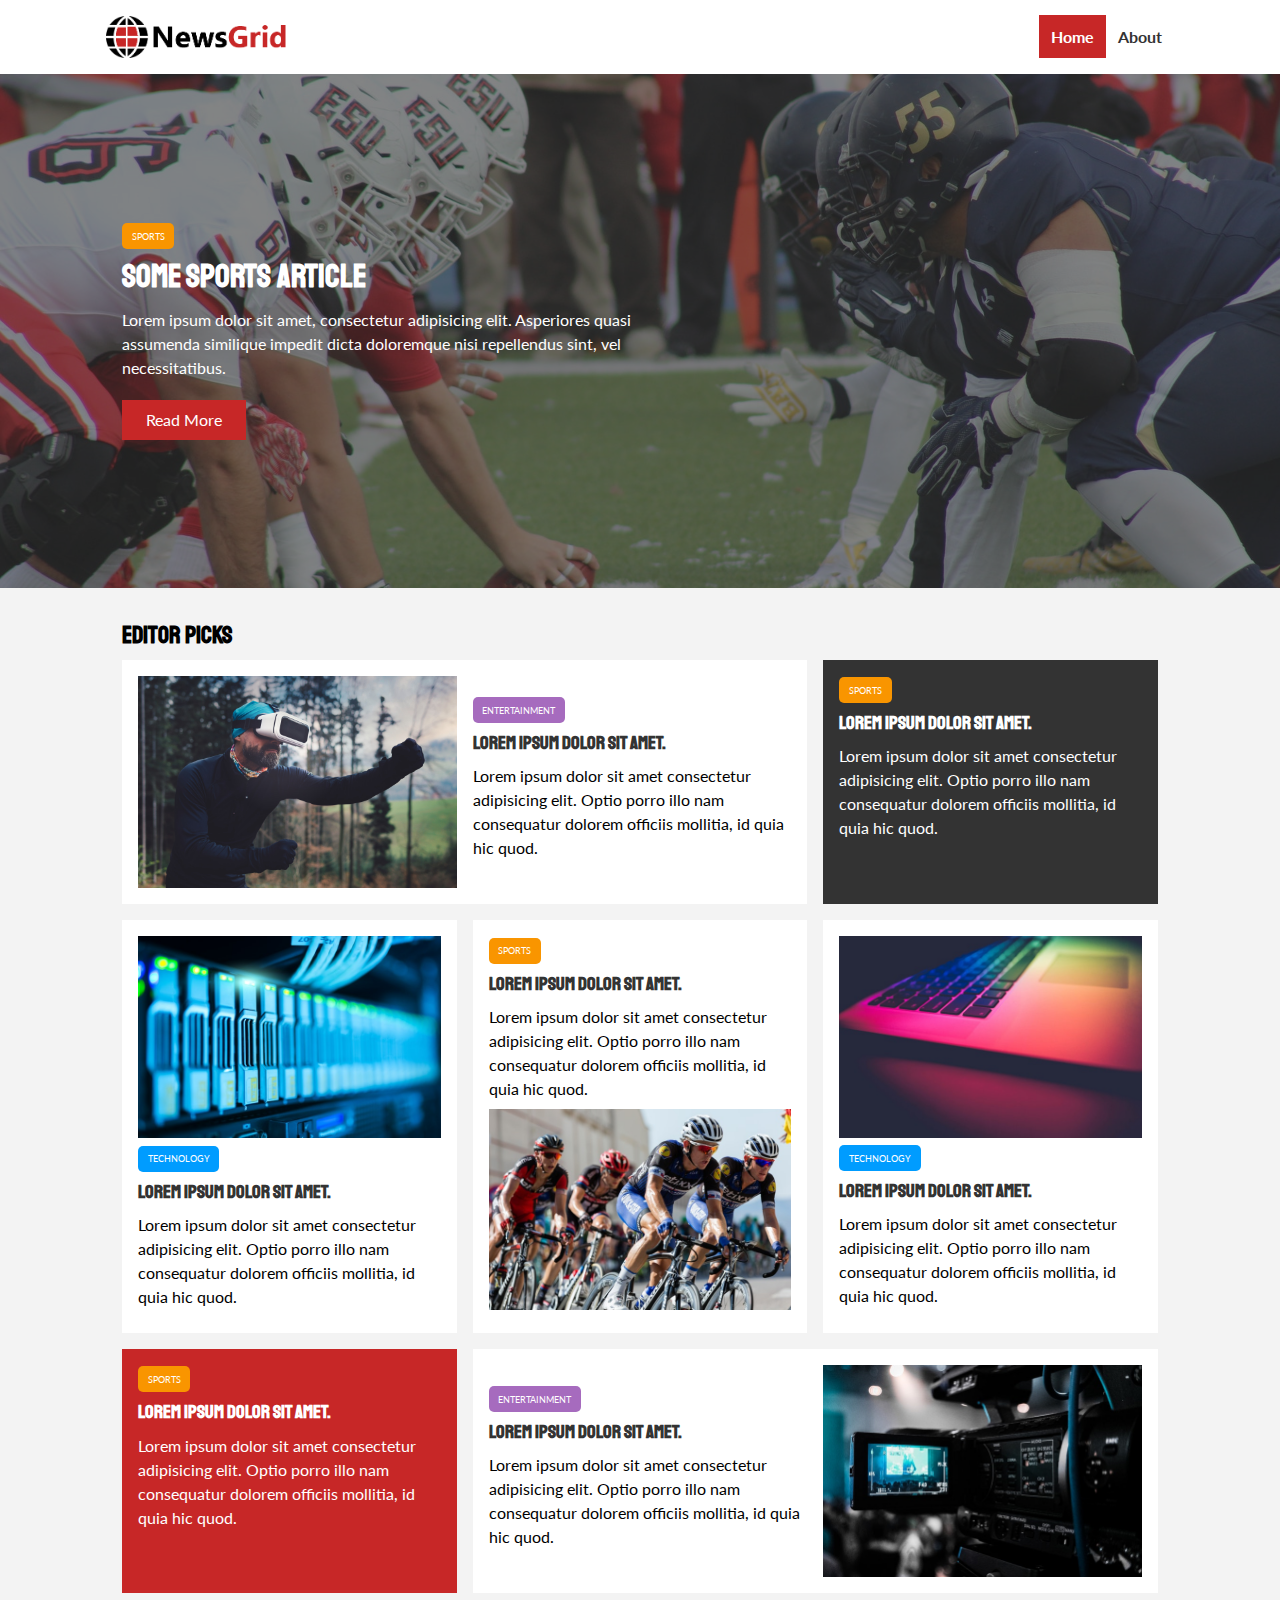
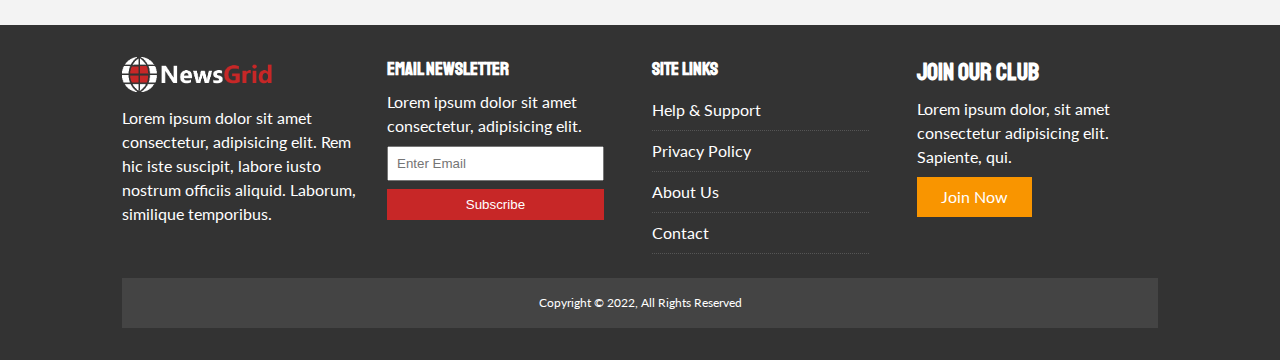
<file: index.html>
<!DOCTYPE html>
<html lang="en">
<head>
  <meta charset="UTF-8">
  <meta http-equiv="X-UA-Compatible" content="IE=edge">
  <meta name="viewport" content="width=device-width, initial-scale=1.0">
  <link rel="stylesheet" href="https://cdnjs.cloudflare.com/ajax/libs/font-awesome/6.1.1/css/all.min.css" integrity="sha512-KfkfwYDsLkIlwQp6LFnl8zNdLGxu9YAA1QvwINks4PhcElQSvqcyVLLD9aMhXd13uQjoXtEKNosOWaZqXgel0g==" crossorigin="anonymous" referrerpolicy="no-referrer" />
  <link rel="shortcut icon" type="image/x-icon" href="favicon.ico">
  <link rel="preconnect" href="https://fonts.googleapis.com">
  <link rel="preconnect" href="https://fonts.gstatic.com" crossorigin>
  <link href="https://fonts.googleapis.com/css2?family=Lato:wght@300&family=Roboto:wght@300;400&family=Staatliches&display=swap" rel="stylesheet">
  <link rel="stylesheet" href="css/style.css">
  <link rel="stylesheet" media="screen and (max-width: 768px)" href="css/mobile.css">
  <title>NewsGrid | Latest News</title>
</head>
<body>
  <nav id="main-nav">
    <div class="container">
      <img src="img/logo.png" alt="NewsGrid" class="logo">
      <div class="social">
        <a href="http://facebook.com" target="_blank"><i class="fab fa-facebook fa-2x"></i></a>
        <a href="http://twitter.com" target="_blank"><i class="fab fa-twitter fa-2x"></i></a>
        <a href="http://instagram.com" target="_blank"><i class="fab fa-instagram fa-2x"></i></a>
        <a href="http://youtube.com" target="_blank"><i class="fab fa-youtube fa-2x"></i></a>
      </div>
      <ul>
        <li><a class="current" href="index.html">Home</a></li>
        <li><a href="about.html">About</a></li>
      </ul>
    </div>
  </nav>

  <!-- Showcase -->
  <header id="showcase">
    <div class="container">
      <div class="showcase-container">
        <div class="showcase-content">
          <div class="category category-sports">Sports</div>
          <h1>Some Sports Article</h1>
          <p>Lorem ipsum dolor sit amet, consectetur adipisicing elit. Asperiores quasi assumenda similique impedit dicta doloremque nisi repellendus sint, vel necessitatibus.</p>
          <a href="article.html" class="btn btn-primary">Read More</a>
        </div>
      </div>
    </div>
  </header>

<!-- Home Articles -->
  <section id="home-articles" class="py-2">
    <div class="container">
      <h2>Editor Picks</h2>
      <div class="articles-container">

        <article class="card">
          <img src="img/articles/ent1.jpg" alt="">
          <div> 
            <div class="category category-ent">Entertainment</div>
            <h3>
              <a href="article.html">Lorem ipsum dolor sit amet.</a>
            </h3>
            <p>Lorem ipsum dolor sit amet consectetur adipisicing elit. Optio porro illo nam consequatur dolorem officiis mollitia, id quia hic quod.</p>
          </div>
        </article>

        <article class="card bg-dark">
          <div class="category category-sports">Sports</div>
          <h3>
            <a href="article.html">Lorem ipsum dolor sit amet.</a>
          </h3>
          <p>Lorem ipsum dolor sit amet consectetur adipisicing elit. Optio porro illo nam consequatur dolorem officiis mollitia, id quia hic quod.</p>
        </article>

        <article class="card">
          <img src="img/articles/tech1.jpg" alt="">
          <div class="category category-tech">Technology</div>
          <h3>
            <a href="article.html">Lorem ipsum dolor sit amet.</a>
          </h3>
          <p>Lorem ipsum dolor sit amet consectetur adipisicing elit. Optio porro illo nam consequatur dolorem officiis mollitia, id quia hic quod.</p>
        </article>

        <article class="card"> 
          <div class="category category-sports">Sports</div>
          <h3>
            <a href="article.html">Lorem ipsum dolor sit amet.</a>
          </h3>
          <p>Lorem ipsum dolor sit amet consectetur adipisicing elit. Optio porro illo nam consequatur dolorem officiis mollitia, id quia hic quod.</p>
          <img src="img/articles/sports1.jpg" alt="">
        </article>

        <article class="card">
          <img src="img/articles/tech2.jpg" alt="">
          <div class="category category-tech">Technology</div>
          <h3>
            <a href="article.html">Lorem ipsum dolor sit amet.</a>
          </h3>
          <p>Lorem ipsum dolor sit amet consectetur adipisicing elit. Optio porro illo nam consequatur dolorem officiis mollitia, id quia hic quod.</p>
        </article>

        <article class="card bg-primary">
          <div class="category category-sports">Sports</div>
          <h3>
            <a href="article.html">Lorem ipsum dolor sit amet.</a>
          </h3>
          <p>Lorem ipsum dolor sit amet consectetur adipisicing elit. Optio porro illo nam consequatur dolorem officiis mollitia, id quia hic quod.</p>
        </article>

        <article class="card">
          <div> 
            <div class="category category-ent">Entertainment</div>
            <h3>
              <a href="article.html">Lorem ipsum dolor sit amet.</a>
            </h3>
            <p>Lorem ipsum dolor sit amet consectetur adipisicing elit. Optio porro illo nam consequatur dolorem officiis mollitia, id quia hic quod.</p>
          </div>
          <img src="img/articles/ent2.jpg" alt="">
        </article>
      </div>
    </div>
  </section>

  <!-- Footer -->
  <footer id="main-footer" class="py-2">
    <div class="container footer-container">
      <div>
        <img src="img/logo_light.png" alt="NewsGrid">
        <p>Lorem ipsum dolor sit amet consectetur, adipisicing elit. Rem hic iste suscipit, labore iusto nostrum officiis aliquid. Laborum, similique temporibus.</p>
      </div>

      <div>
        <h3>Email Newsletter</h3>
        <p>Lorem ipsum dolor sit amet consectetur, adipisicing elit.</p>
        <form name="contact" method="POST" data-netlify="true">
          <input type="email" name="email" placeholder="Enter Email">
          <input type="submit" value="Subscribe" class="btn btn-primary">
        </form>
      </div>

      <div>
        <h3>Site Links</h3>
        <ul class="list">
          <li><a href="#">Help & Support</a></li>
          <li><a href="#">Privacy Policy</a></li>
          <li><a href="#">About Us</a></li>
          <li><a href="#">Contact</a></li>
        </ul>
      </div>

      <div>
        <h2>Join Our Club</h2>
        <p>Lorem ipsum dolor, sit amet consectetur adipisicing elit. Sapiente, qui.</p>
        <a href="#" class="btn btn-secondary">Join Now</a>
      </div>

      <div>
        <p>Copyright &copy; 2022, All Rights Reserved</p>
      </div>


    </div>
  </footer>

</body>
</html>
</file>
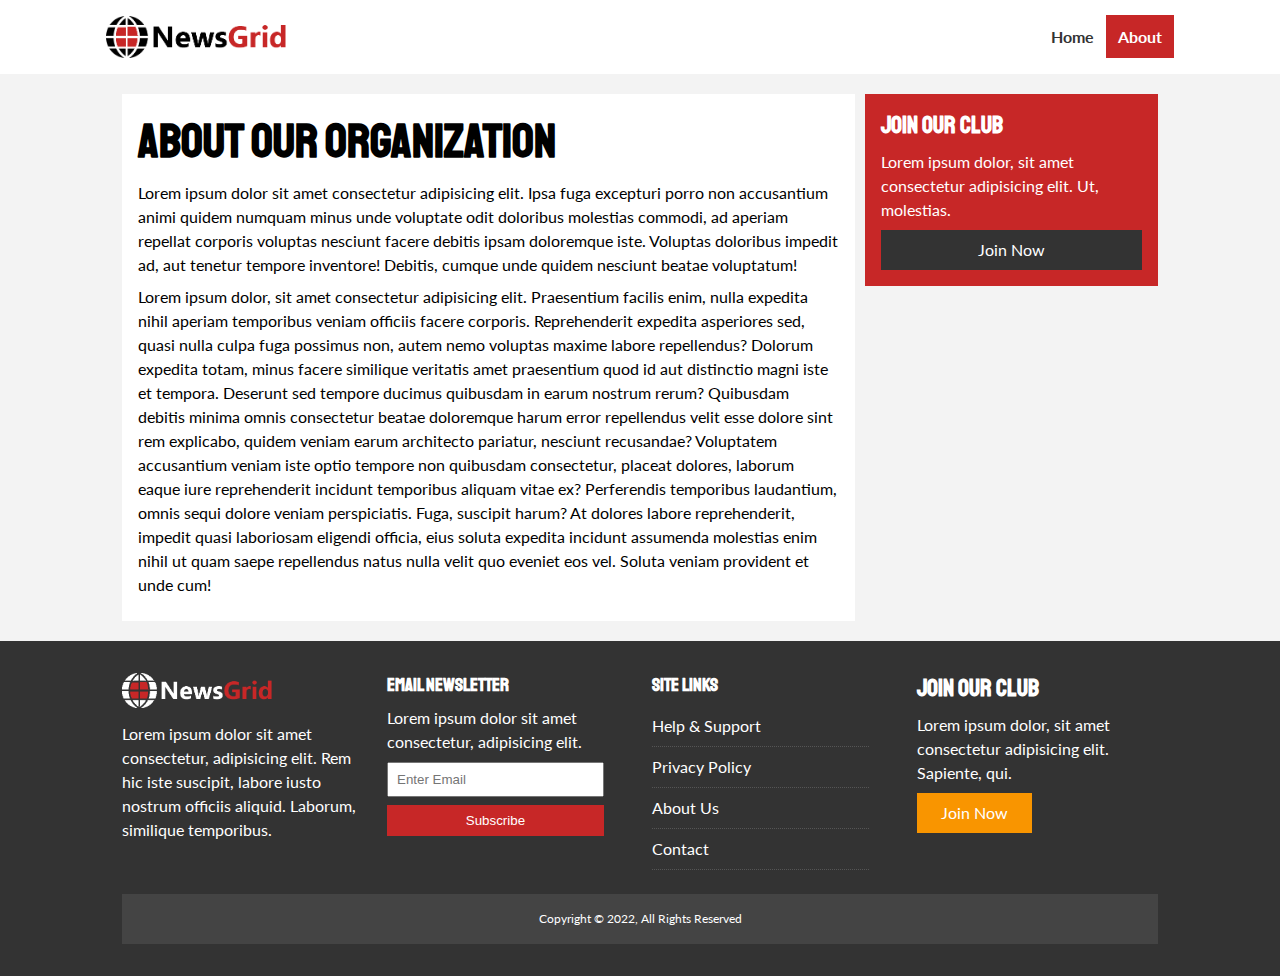
<file: about.html>
<!DOCTYPE html>
<html lang="en">
<head>
  <meta charset="UTF-8">
  <meta http-equiv="X-UA-Compatible" content="IE=edge">
  <meta name="viewport" content="width=device-width, initial-scale=1.0">
  <link rel="stylesheet" href="https://cdnjs.cloudflare.com/ajax/libs/font-awesome/6.1.1/css/all.min.css" integrity="sha512-KfkfwYDsLkIlwQp6LFnl8zNdLGxu9YAA1QvwINks4PhcElQSvqcyVLLD9aMhXd13uQjoXtEKNosOWaZqXgel0g==" crossorigin="anonymous" referrerpolicy="no-referrer" />
  <link rel="shortcut icon" type="image/x-icon" href="favicon.ico">
  <link rel="preconnect" href="https://fonts.googleapis.com">
  <link rel="preconnect" href="https://fonts.gstatic.com" crossorigin>
  <link href="https://fonts.googleapis.com/css2?family=Lato:wght@300&family=Roboto:wght@300;400&family=Staatliches&display=swap" rel="stylesheet">
  <link rel="stylesheet" href="css/style.css">
  <link rel="stylesheet" media="screen and (max-width: 768px)" href="css/mobile.css">
  <title>NewsGrid | About</title>
</head>
<body>
  <nav id="main-nav">
    <div class="container">
      <img src="img/logo.png" alt="NewsGrid" class="logo">
      <div class="social">
        <a href="http://facebook.com" target="_blank"><i class="fab fa-facebook fa-2x"></i></a>
        <a href="http://twitter.com" target="_blank"><i class="fab fa-twitter fa-2x"></i></a>
        <a href="http://instagram.com" target="_blank"><i class="fab fa-instagram fa-2x"></i></a>
        <a href="http://youtube.com" target="_blank"><i class="fab fa-youtube fa-2x"></i></a>
      </div>
      <ul>
        <li><a href="index.html">Home</a></li>
        <li><a class="current" href="about.html">About</a></li>
      </ul>
    </div>
  </nav>

  <section id="about">
    <div class="container">
      <div class="page-container">
        <article class="card">
          <h1 class="l-heading">About Our Organization</h1>
          <p>Lorem ipsum dolor sit amet consectetur adipisicing elit. Ipsa fuga excepturi porro non accusantium animi quidem numquam minus unde voluptate odit doloribus molestias commodi, ad aperiam repellat corporis voluptas nesciunt facere debitis ipsam doloremque iste. Voluptas doloribus impedit ad, aut tenetur tempore inventore! Debitis, cumque unde quidem nesciunt beatae voluptatum!</p>
          <p>Lorem ipsum dolor, sit amet consectetur adipisicing elit. Praesentium facilis enim, nulla expedita nihil aperiam temporibus veniam officiis facere corporis. Reprehenderit expedita asperiores sed, quasi nulla culpa fuga possimus non, autem nemo voluptas maxime labore repellendus? Dolorum expedita totam, minus facere similique veritatis amet praesentium quod id aut distinctio magni iste et tempora. Deserunt sed tempore ducimus quibusdam in earum nostrum rerum? Quibusdam debitis minima omnis consectetur beatae doloremque harum error repellendus velit esse dolore sint rem explicabo, quidem veniam earum architecto pariatur, nesciunt recusandae? Voluptatem accusantium veniam iste optio tempore non quibusdam consectetur, placeat dolores, laborum eaque iure reprehenderit incidunt temporibus aliquam vitae ex? Perferendis temporibus laudantium, omnis sequi dolore veniam perspiciatis. Fuga, suscipit harum? At dolores labore reprehenderit, impedit quasi laboriosam eligendi officia, eius soluta expedita incidunt assumenda molestias enim nihil ut quam saepe repellendus natus nulla velit quo eveniet eos vel. Soluta veniam provident et unde cum!</p>
        </article>

        <aside class="card bg-primary">
          <h2>Join Our Club</h2>
          <p>Lorem ipsum dolor, sit amet consectetur adipisicing elit. Ut, molestias.</p>
          <a href="#" class="btn btn-dark btn-block">Join Now</a>
        </aside>
        
      </div>
    </div>
  </section>

 
  <!-- Footer -->
  <footer id="main-footer" class="py-2">
    <div class="container footer-container">
      <div>
        <img src="img/logo_light.png" alt="NewsGrid">
        <p>Lorem ipsum dolor sit amet consectetur, adipisicing elit. Rem hic iste suscipit, labore iusto nostrum officiis aliquid. Laborum, similique temporibus.</p>
      </div>

      <div>
        <h3>Email Newsletter</h3>
        <p>Lorem ipsum dolor sit amet consectetur, adipisicing elit.</p>
        <form name="contact" method="POST" data-netlify="true">
          <input type="email" name="email" placeholder="Enter Email">
          <input type="submit" value="Subscribe" class="btn btn-primary">
        </form>
      </div>

      <div>
        <h3>Site Links</h3>
        <ul class="list">
          <li><a href="#">Help & Support</a></li>
          <li><a href="#">Privacy Policy</a></li>
          <li><a href="#">About Us</a></li>
          <li><a href="#">Contact</a></li>
        </ul>
      </div>

      <div>
        <h2>Join Our Club</h2>
        <p>Lorem ipsum dolor, sit amet consectetur adipisicing elit. Sapiente, qui.</p>
        <a href="#" class="btn btn-secondary">Join Now</a>
      </div>

      <div>
        <p>Copyright &copy; 2022, All Rights Reserved</p>
      </div>
    </div>
  </footer>

</body>
</html>
</file>
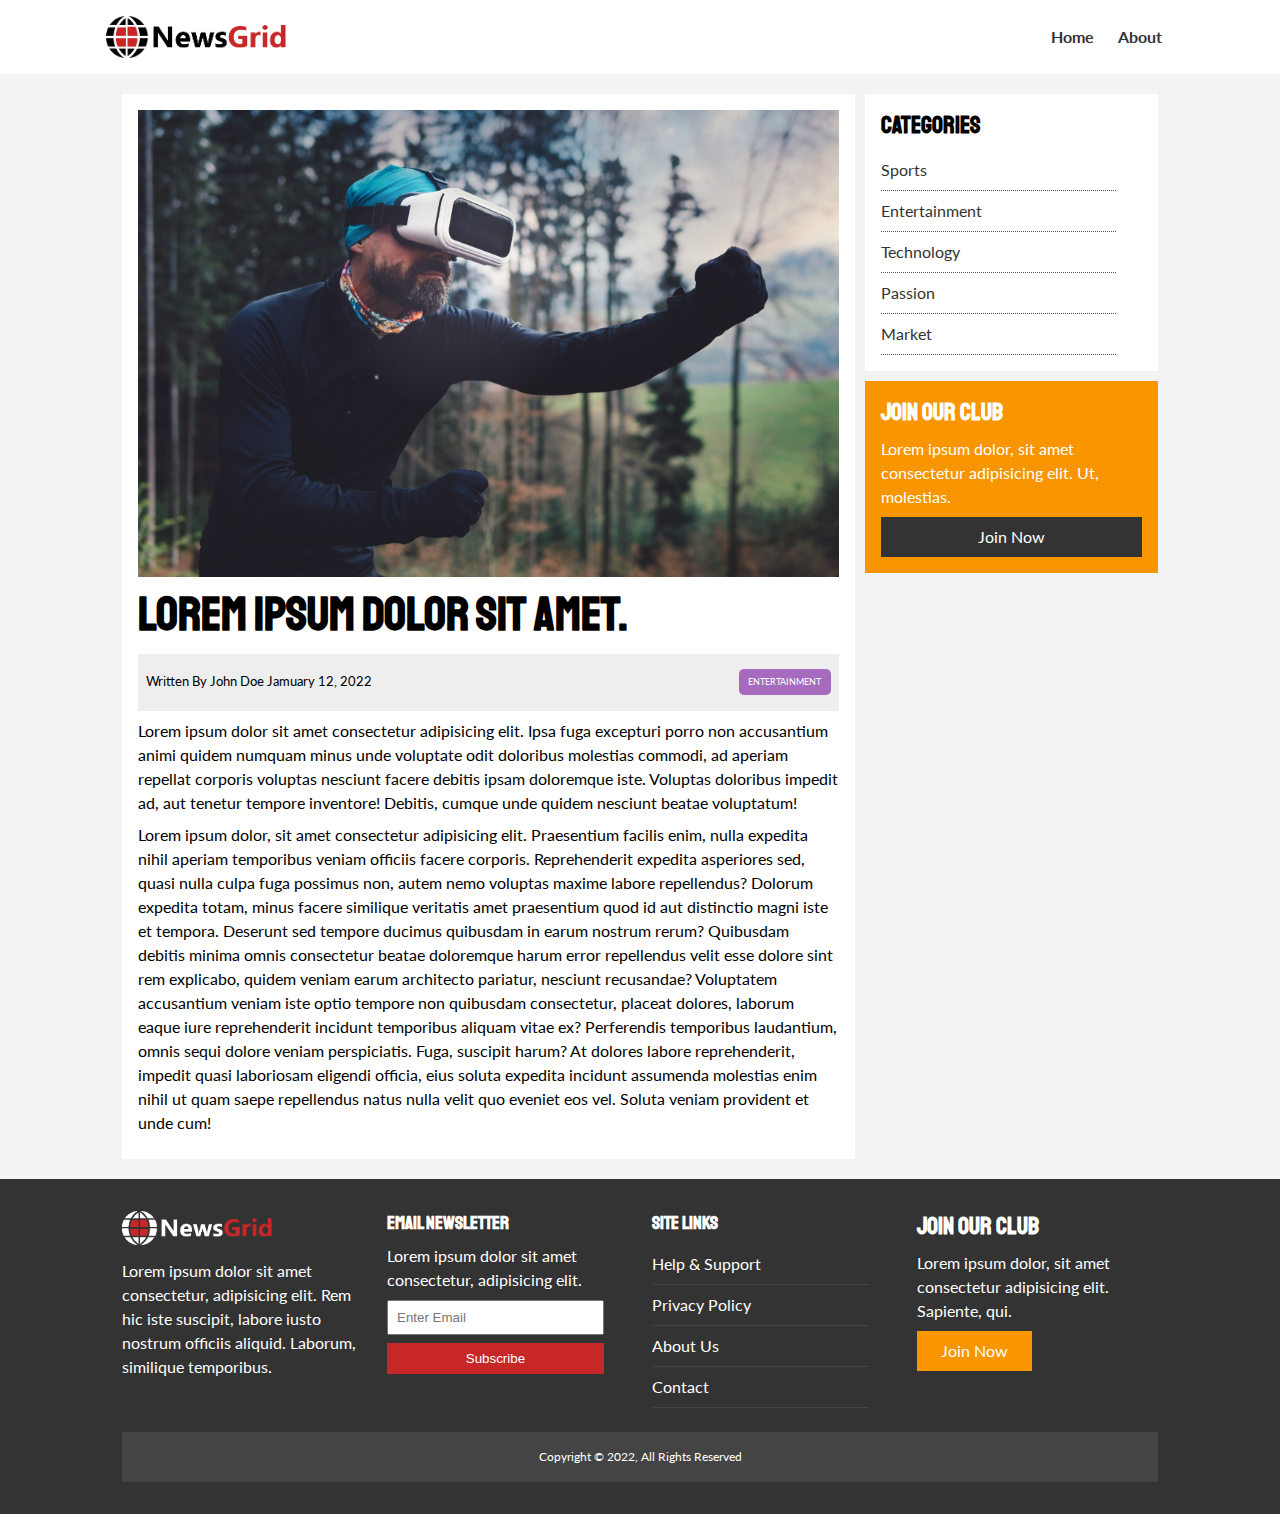
<file: article.html>
<!DOCTYPE html>
<html lang="en">
<head>
  <meta charset="UTF-8">
  <meta http-equiv="X-UA-Compatible" content="IE=edge">
  <meta name="viewport" content="width=device-width, initial-scale=1.0">
  <link rel="stylesheet" href="https://cdnjs.cloudflare.com/ajax/libs/font-awesome/6.1.1/css/all.min.css" integrity="sha512-KfkfwYDsLkIlwQp6LFnl8zNdLGxu9YAA1QvwINks4PhcElQSvqcyVLLD9aMhXd13uQjoXtEKNosOWaZqXgel0g==" crossorigin="anonymous" referrerpolicy="no-referrer" />
  <link rel="shortcut icon" type="image/x-icon" href="favicon.ico">
  <link rel="preconnect" href="https://fonts.googleapis.com">
  <link rel="preconnect" href="https://fonts.gstatic.com" crossorigin>
  <link href="https://fonts.googleapis.com/css2?family=Lato:wght@300&family=Roboto:wght@300;400&family=Staatliches&display=swap" rel="stylesheet">
  <link rel="stylesheet" href="css/style.css">
  <link rel="stylesheet" media="screen and (max-width: 768px)" href="css/mobile.css">
  <title>NewsGrid | Latest News</title>
</head>
<body>
  <nav id="main-nav">
    <div class="container">
      <img src="img/logo.png" alt="NewsGrid" class="logo">
      <div class="social">
        <a href="http://facebook.com" target="_blank"><i class="fab fa-facebook fa-2x"></i></a>
        <a href="http://twitter.com" target="_blank"><i class="fab fa-twitter fa-2x"></i></a>
        <a href="http://instagram.com" target="_blank"><i class="fab fa-instagram fa-2x"></i></a>
        <a href="http://youtube.com" target="_blank"><i class="fab fa-youtube fa-2x"></i></a>
      </div>
      <ul>
        <li><a href="index.html">Home</a></li>
        <li><a href="about.html">About</a></li>
      </ul>
    </div>
  </nav>

  <section id="about">
    <div class="container">
      <div class="page-container">
        <article id="article" class="card">
          <img src="img/articles/ent1.jpg" alt="">
          <h1 class="l-heading">Lorem ipsum dolor sit amet.</h1>
          <div class="meta">
            <small>
              <i class="fas fa-user"></i>Written By John Doe Jamuary 12, 2022
            </small>
            <div class="category category-ent">Entertainment</div>
          </div>
          <p>Lorem ipsum dolor sit amet consectetur adipisicing elit. Ipsa fuga excepturi porro non accusantium animi quidem numquam minus unde voluptate odit doloribus molestias commodi, ad aperiam repellat corporis voluptas nesciunt facere debitis ipsam doloremque iste. Voluptas doloribus impedit ad, aut tenetur tempore inventore! Debitis, cumque unde quidem nesciunt beatae voluptatum!</p>
          <p>Lorem ipsum dolor, sit amet consectetur adipisicing elit. Praesentium facilis enim, nulla expedita nihil aperiam temporibus veniam officiis facere corporis. Reprehenderit expedita asperiores sed, quasi nulla culpa fuga possimus non, autem nemo voluptas maxime labore repellendus? Dolorum expedita totam, minus facere similique veritatis amet praesentium quod id aut distinctio magni iste et tempora. Deserunt sed tempore ducimus quibusdam in earum nostrum rerum? Quibusdam debitis minima omnis consectetur beatae doloremque harum error repellendus velit esse dolore sint rem explicabo, quidem veniam earum architecto pariatur, nesciunt recusandae? Voluptatem accusantium veniam iste optio tempore non quibusdam consectetur, placeat dolores, laborum eaque iure reprehenderit incidunt temporibus aliquam vitae ex? Perferendis temporibus laudantium, omnis sequi dolore veniam perspiciatis. Fuga, suscipit harum? At dolores labore reprehenderit, impedit quasi laboriosam eligendi officia, eius soluta expedita incidunt assumenda molestias enim nihil ut quam saepe repellendus natus nulla velit quo eveniet eos vel. Soluta veniam provident et unde cum!</p>
        </article>

        <aside id="categories" class="card">
          <h2>categories</h2>
          <ul class="list">
            <li><a href="#"><i class="fas fa-chevron-right"></i> Sports</a></li>
            <li><a href="#"><i class="fas fa-chevron-right"></i> Entertainment</a></li>
            <li><a href="#"><i class="fas fa-chevron-right"></i> Technology</a></li>
            <li><a href="#"><i class="fas fa-chevron-right"></i> Passion</a></li>
            <li><a href="#"><i class="fas fa-chevron-right"></i> Market</a></li>
          </ul>
        </aside>

        <aside class="card bg-secondary">
          <h2>Join Our Club</h2>
          <p>Lorem ipsum dolor, sit amet consectetur adipisicing elit. Ut, molestias.</p>
          <a href="#" class="btn btn-dark btn-block">Join Now</a>
        </aside>
        
      </div>
    </div>
  </section>

 
  <!-- Footer -->
  <footer id="main-footer" class="py-2">
    <div class="container footer-container">
      <div>
        <img src="img/logo_light.png" alt="NewsGrid">
        <p>Lorem ipsum dolor sit amet consectetur, adipisicing elit. Rem hic iste suscipit, labore iusto nostrum officiis aliquid. Laborum, similique temporibus.</p>
      </div>

      <div>
        <h3>Email Newsletter</h3>
        <p>Lorem ipsum dolor sit amet consectetur, adipisicing elit.</p>
        <form name="contact" method="POST" data-netlify="true">
          <input type="email" name="email" placeholder="Enter Email">
          <input type="submit" value="Subscribe" class="btn btn-primary">
        </form>
      </div>

      <div>
        <h3>Site Links</h3>
        <ul class="list">
          <li><a href="#">Help & Support</a></li>
          <li><a href="#">Privacy Policy</a></li>
          <li><a href="#">About Us</a></li>
          <li><a href="#">Contact</a></li>
        </ul>
      </div>

      <div>
        <h2>Join Our Club</h2>
        <p>Lorem ipsum dolor, sit amet consectetur adipisicing elit. Sapiente, qui.</p>
        <a href="#" class="btn btn-secondary">Join Now</a>
      </div>

      <div>
        <p>Copyright &copy; 2022, All Rights Reserved</p>
      </div>
    </div>
  </footer>

</body>
</html>
</file>
<file: css/style.css>
:root {
  --primary-color: #c72727;
  --secondary-color: #f99500;
  --light-color: #f3f3f3;
  --dark-color: #333;
  --max-width: 1100px;
}

.category {
  --sports-color:#f99500;
  --ent-color:#a66bbe;
  --tech-color: #009cff;
}

* {
  margin: 0;
  padding: 0;
  box-sizing: border-box;
}

body {
  font-family: 'lato', sans-serif;
  line-height: 1.5;
  background: var(--light-color);
}

a {
  color: #333;
  text-decoration: none;
}

li {
  list-style: none;
}

img {
  width: 100%;
}

h1, h2, h3, h4, h5, h6 {
  font-family: 'Staatliches', cursive;
  margin-bottom: .55rem;
  line-height: 1.3;
}

p {
  margin: 0.5rem 0;
}

/* Utility */
.container {
  max-width: var(--max-width);
  margin: auto;
  padding: 0 2rem;
  overflow: hidden;
}

.category {
  display: inline-block;
  color: #fff;
  font-size: 0.55rem;
  text-transform: uppercase;
  padding: 0.4rem 0.6rem;
  border-radius: 5px;
  margin-bottom: 0.5rem;
}

.category-sports { background: var(--sports-color);}
.category-ent { background: var(--ent-color);}
.category-tech { background: var(--tech-color);}

.btn {
  display: inline-block;
  border: none;
  background: var(--dark-color);
  color: #fff;
  padding: 0.5rem 1.5rem;
}

.btn-light { background: var(--light-color);}
.btn-primary { background: var(--primary-color);}
.btn-secondary { background: var(--secondary-color);}

.btn-block {
  display: block;
  width: 100%;
  text-align: center;
}

.btn:hover {
  opacity: 0.9;
}

.card {
  background: #fff;
  padding: 1rem;
}

.bg-dark {
  background: var(--dark-color);
  color: #fff;
}

.bg-primary {
  background: var(--primary-color);
  color: #fff;
}

.bg-secondary {
  background: var(--secondary-color);
  color: #fff;
}

.bg-dark h1,
.bg-dark h2,
.bg-dark h3,
.bg-dark a,
.bg-primary h1,
.bg-primary h2,
.bg-primary h3,
.bg-primary a,
.bg-secondary h1,
.bg-secondary h2,
.bg-secondary h3,
.bg-secondary a {
  color: #fff;
}

.py-1 { padding: 1.5rem 0 }
.py-2 { padding: 2rem 0 }
.py-3 { padding: 3rem 0 }
.p1 { padding: 1.5rem }
.p2 { padding: 2rem }
.p3 { padding: 3rem }

.l-heading {
  font-size: 3rem;
}

.list li {
  padding: .5rem 0;
  border-bottom: #555 dotted 1px;
  width: 90%;
}

.list li a:hover {
  color: var(--primary-color) !important;
}

/* Inner page grid container */
.page-container {
  display: grid;
  grid-template-columns: 5fr 2fr;
  grid-gap: 10px;
  margin: 20px 0;

}

.page-container > *:first-child {
  grid-row: 1/ span 3;
}

/* Navigation */
#main-nav {
  background: #fff;
  position: sticky;
  top: 0;
  z-index: 2;
}

#main-nav .container {
  display: grid;
  grid-template-columns: 6fr 3fr 2fr;
  padding: 1rem;
  align-items: center;
}

#main-nav .logo {
  width: 180px;
}

#main-nav ul {
  justify-content: end;
  display: flex;
}

#main-nav ul li a {
  padding: 0.75rem;
  font-weight: bold;
}

#main-nav ul li a.current {
  background: var(--primary-color);
  color: #fff;
}

#main-nav ul li a:hover {
  background: var(--light-color);
  color: var(--dark-color);
}

#main-nav .social {
  justify-self: center;
}

#main-nav .social i {
  color: #777;
  margin-right: .5rem;
}

/* Showcase */
#showcase {
  color: #fff;
  background: #333;
  padding: 2rem;
  position: relative;
}

#showcase:before {
  content: '';
  background: url(../img/featured.jpg) no-repeat center center/cover;
  position: absolute;
  top: 0;
  left: 0;
  width: 100%;
  height: 100%;
  opacity: 0.4;
}

#showcase .showcase-container {
  display: grid;
  grid-template-columns: repeat(2, 1fr);
  height: 50vh;
  justify-content: center;
  align-items: center;
}

#showcase .showcase-content {
  z-index: 1;
}

#showcase .showcase-content p {
  margin-bottom: 20px;
}

/* Home Articles */
#home-articles .articles-container {
  display: grid;
  grid-template-columns: repeat(3, 1fr);
  grid-gap: 1rem;
}

#home-articles .articles-container > *:first-child {
  display: grid;
  grid-template-columns: repeat(2, 1fr);
  grid-gap: 1rem;
  align-items: center;
  grid-column: 1/span 2;
}

#home-articles .articles-container > *:last-child {
  display: grid;
  grid-template-columns: repeat(2, 1fr);
  grid-gap: 1rem;
  align-items: center;
  grid-column: 2/span 2;
}

#article .meta {
  display: flex;
  justify-content: space-between;
  align-items: center;
  background: #eee;
  padding: 0.5rem;
}

#article .meta .category {
  margin-top: 0.4rem;
}

/*footer  */
#main-footer {
  background: var(--dark-color);
  color: #fff;
}

#main-footer img {
  width: 150px;
}

#main-footer a {
  color: #fff;
}

#main-footer .footer-container {
  display: grid;
  grid-template-columns: repeat(4,1fr);
  grid-gap: 1.5rem;
}

#main-footer .footer-container >*:last-child {
  background: #444;
  grid-column: 1/ span 4;
  padding: .5rem;
  text-align: center;
  font-size: .75rem;
}

#main-footer .footer-container input[type='email'] {
  width: 90%;
  padding: 0.5rem;
  margin-bottom: 0.5rem;
}

#main-footer .footer-container input[type='submit'] {
  width: 90%;
  padding: 0.5rem;
  margin-bottom: 0.5rem;
}
</file>
<file: css/mobile.css>
/* Navigation */
#main-nav .social {
  display: none;
}

#main-nav .container {
  grid-template-columns: 1fr;
  grid-gap: 1.2rem;
}

#main-nav ul,
#main-nav .logo {
  justify-self: center;
}

#main-nav ul li a {
  padding: 0.5rem;
}

#home-articles .articles-container {
  grid-template-columns: repeat(2, fr) ;
}

#home-articles .articles-container > *:first-child,
#home-articles .articles-container > *:last-child {
  grid-template-columns: 1fr;
  grid-column: 1;
}

@media(max-width: 600px) {
  #showcase .showcase-container,
  #home-articles .articles-container,
  #main-footer .footer-container {
    grid-template-columns: 1fr;
  }

  #main-footer .footer-container >*:last-child {
    grid-column: 1;
  }

  #main-footer .footer-container > *:first-child,
    #main-footer .footer-container > *:nth-child(2) {
    border-bottom: #444 dotted 1px;
    padding-bottom: 1rem;
  }

  .page-container {
    grid-template-columns: 1fr;
    text-align: center;
  }

  .page-container > *:first-child {
    grid-row: 1;
  }

  .l-heading {
    font-size: 2rem;
  }
}
</file>
